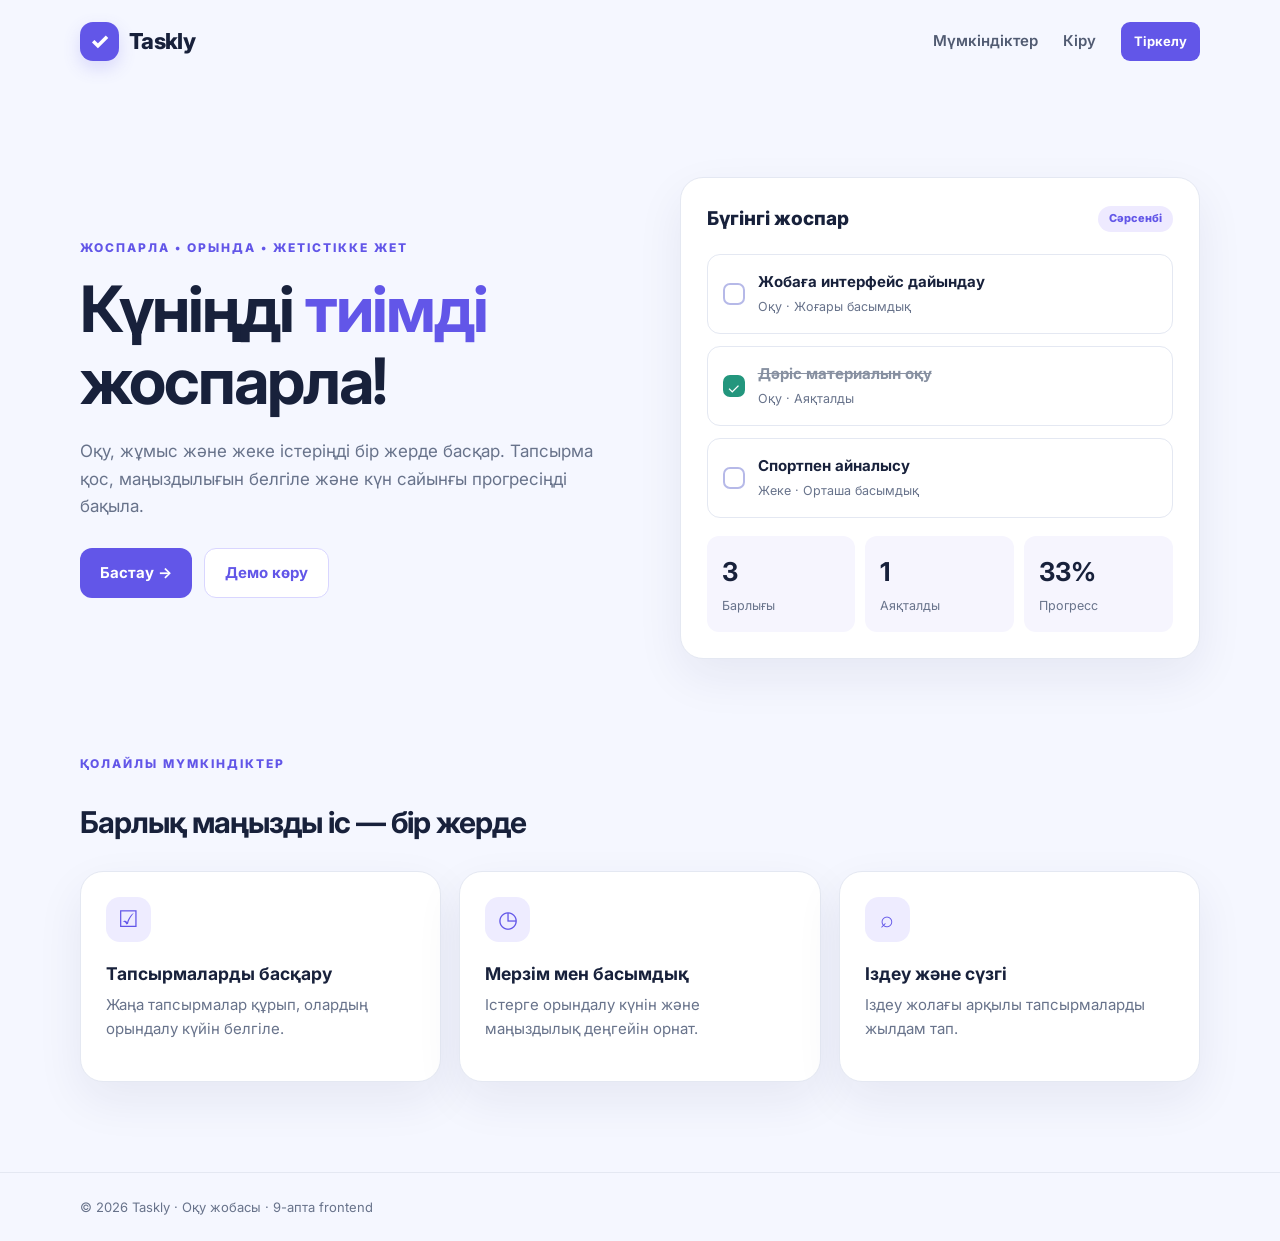
<file: index.html>
<!doctype html><html lang="kk"><head><meta charset="utf-8"><meta name="viewport" content="width=device-width,initial-scale=1"><meta name="description" content="Күнделікті тапсырмаларды жоспарлауға арналған To-Do List веб-қосымшасы"><title>Taskly — Басты бет</title><link rel="stylesheet" href="assets/style.css"></head><body><header class="container nav"><a class="brand" href="index.html"><span class="brand-icon">✓</span> Taskly</a><nav class="links" aria-label="Негізгі мәзір"><a href="#features">Мүмкіндіктер</a><a href="login.html">Кіру</a><a class="btn small" href="register.html">Тіркелу</a></nav></header><main><section class="container hero"><div><div class="eyebrow">Жоспарла • Орында • Жетістікке жет</div><h1>Күніңді <span>тиімді</span> жоспарла!</h1><p class="lead">Оқу, жұмыс және жеке істеріңді бір жерде басқар. Тапсырма қос, маңыздылығын белгіле және күн сайынғы прогресіңді бақыла.</p><div class="actions"><a class="btn" href="register.html">Бастау →</a><a class="btn secondary" href="tasks.html">Демо көру</a></div></div><div class="panel" aria-label="Тапсырмалардың үлгі көрінісі"><div class="preview-title">Бүгінгі жоспар <span class="chip">Сәрсенбі</span></div><div class="mini-task"><span class="mini-check"></span><div><strong>Жобаға интерфейс дайындау</strong><small>Оқу · Жоғары басымдық</small></div></div><div class="mini-task done"><span class="mini-check">✓</span><div><strong>Дәріс материалын оқу</strong><small>Оқу · Аяқталды</small></div></div><div class="mini-task"><span class="mini-check"></span><div><strong>Спортпен айналысу</strong><small>Жеке · Орташа басымдық</small></div></div><div class="statline"><div><b>3</b><small>Барлығы</small></div><div><b>1</b><small>Аяқталды</small></div><div><b>33%</b><small>Прогресс</small></div></div></div></section><section class="container features" id="features"><div class="eyebrow">Қолайлы мүмкіндіктер</div><h2>Барлық маңызды іс — бір жерде</h2><div class="feature-grid"><article class="panel feature"><div class="feature-icon">☑</div><h3>Тапсырмаларды басқару</h3><p>Жаңа тапсырмалар құрып, олардың орындалу күйін белгіле.</p></article><article class="panel feature"><div class="feature-icon">◷</div><h3>Мерзім мен басымдық</h3><p>Істерге орындалу күнін және маңыздылық деңгейін орнат.</p></article><article class="panel feature"><div class="feature-icon">⌕</div><h3>Іздеу және сүзгі</h3><p>Іздеу жолағы арқылы тапсырмаларды жылдам тап.</p></article></div></section></main><footer class="footer"><div class="container">© 2026 Taskly · Оқу жобасы · 9-апта frontend</div></footer></body></html>
</file>
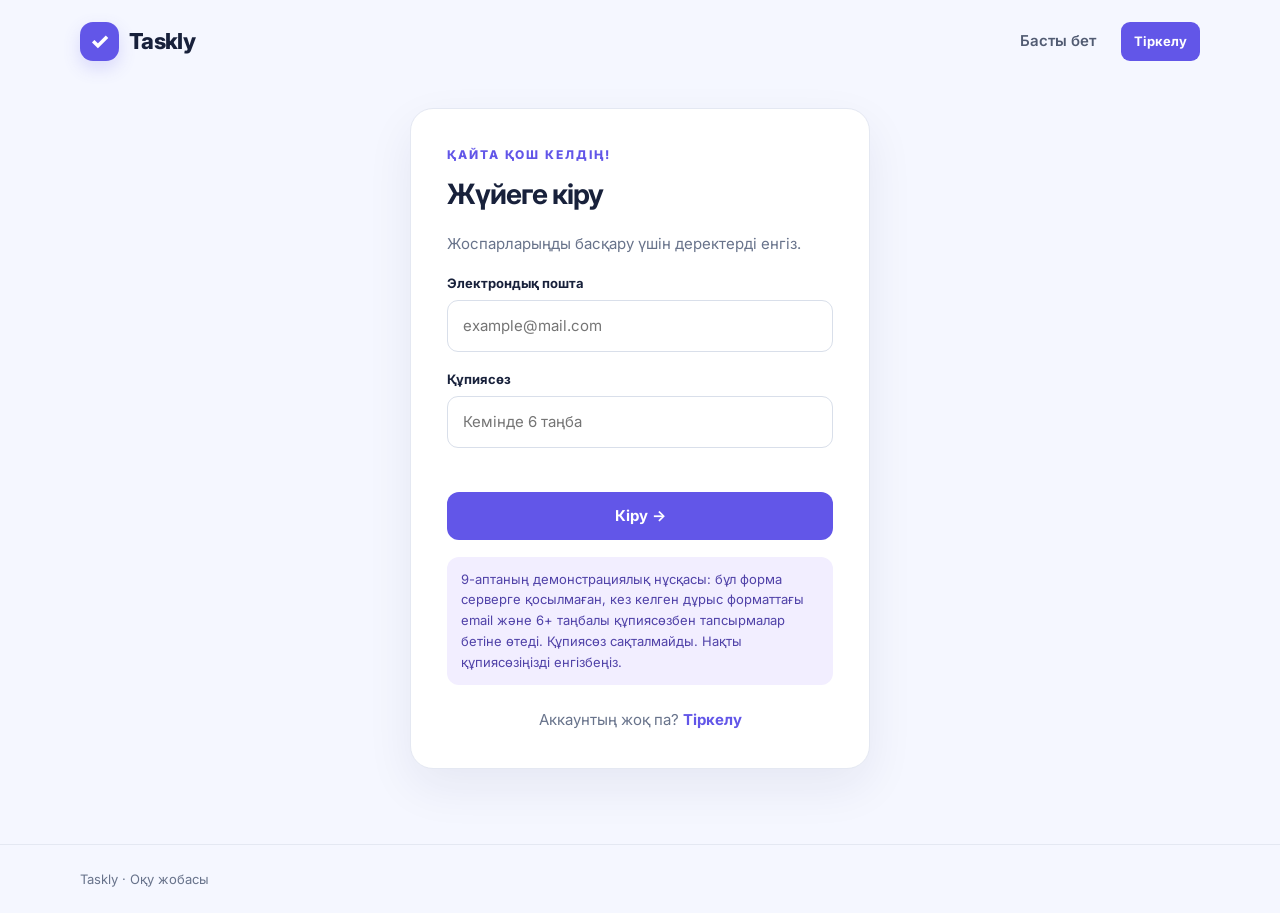
<file: login.html>
<!doctype html><html lang="kk"><head><meta charset="utf-8"><meta name="viewport" content="width=device-width,initial-scale=1"><title>Taskly — Жүйеге кіру</title><link rel="stylesheet" href="assets/style.css"></head><body><header class="container nav"><a class="brand" href="index.html"><span class="brand-icon">✓</span> Taskly</a><nav class="links"><a href="index.html">Басты бет</a><a class="btn small" href="register.html">Тіркелу</a></nav></header><main class="container auth-wrap"><section class="panel auth-card"><div class="eyebrow">Қайта қош келдің!</div><h1>Жүйеге кіру</h1><p class="muted">Жоспарларыңды басқару үшін деректерді енгіз.</p><form id="login-form" novalidate><div class="form-field"><label for="email">Электрондық пошта</label><input class="field" id="email" name="email" type="email" placeholder="example@mail.com" autocomplete="email" required></div><div class="form-field"><label for="password">Құпиясөз</label><input class="field" id="password" name="password" type="password" minlength="6" placeholder="Кемінде 6 таңба" autocomplete="current-password" required></div><div class="error" role="alert" id="message"></div><button class="btn" type="submit">Кіру →</button></form><div class="notice">9-аптаның демонстрациялық нұсқасы: бұл форма серверге қосылмаған, кез келген дұрыс форматтағы email және 6+ таңбалы құпиясөзбен тапсырмалар бетіне өтеді. Құпиясөз сақталмайды. Нақты құпиясөзіңізді енгізбеңіз.</div><div class="auth-bottom">Аккаунтың жоқ па? <a href="register.html">Тіркелу</a></div></section></main><footer class="footer"><div class="container">Taskly · Оқу жобасы</div></footer><script src="assets/app.js" defer></script></body></html>
</file>
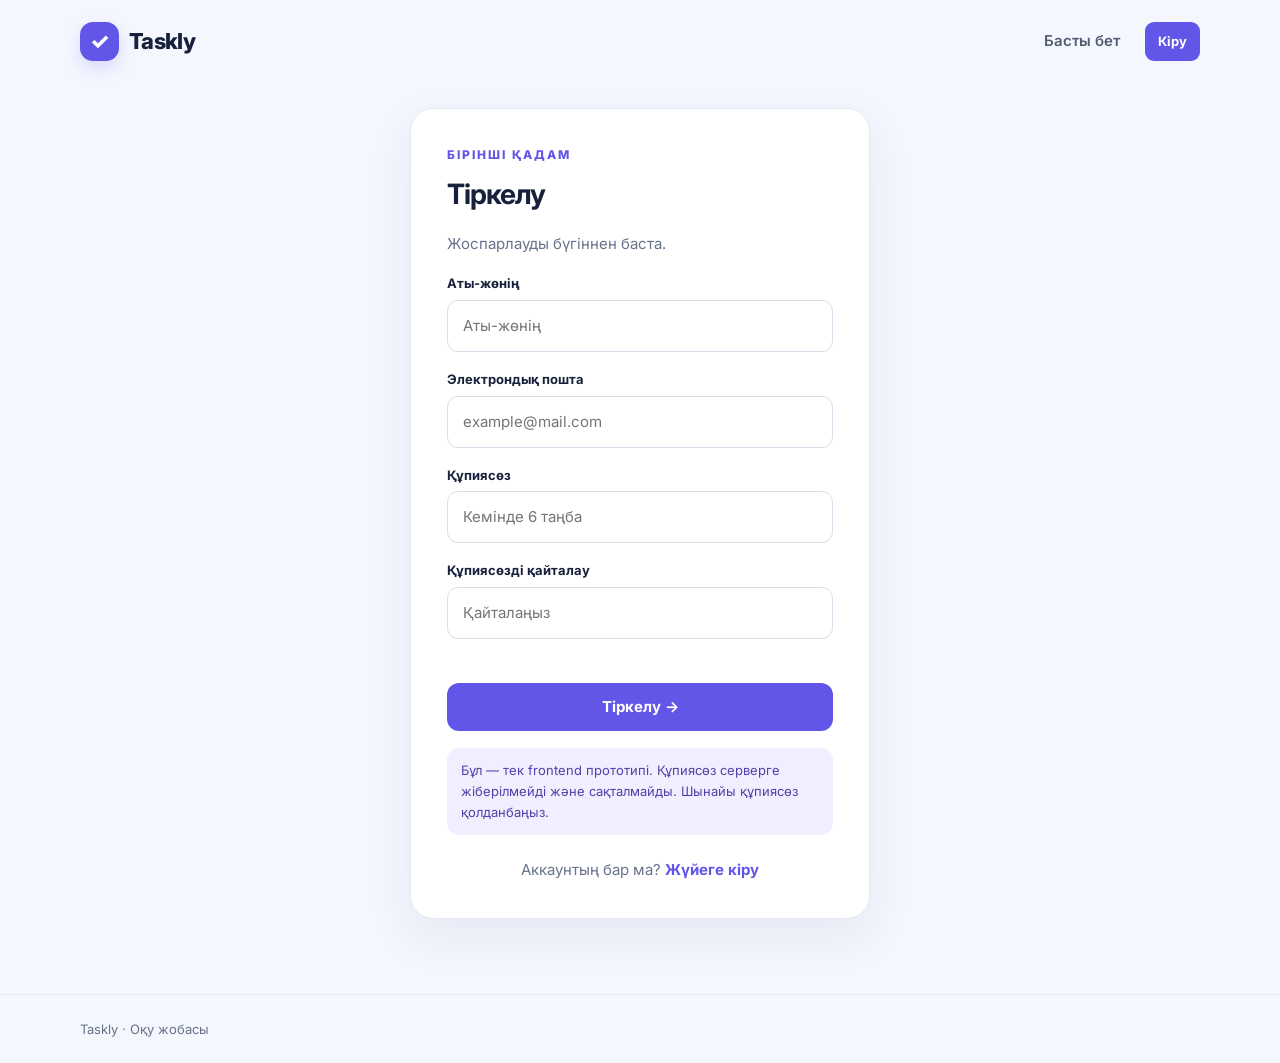
<file: register.html>
<!doctype html><html lang="kk"><head><meta charset="utf-8"><meta name="viewport" content="width=device-width,initial-scale=1"><title>Taskly — Тіркелу</title><link rel="stylesheet" href="assets/style.css"></head><body><header class="container nav"><a class="brand" href="index.html"><span class="brand-icon">✓</span> Taskly</a><nav class="links"><a href="index.html">Басты бет</a><a class="btn small" href="login.html">Кіру</a></nav></header><main class="container auth-wrap"><section class="panel auth-card"><div class="eyebrow">Бірінші қадам</div><h1>Тіркелу</h1><p class="muted">Жоспарлауды бүгіннен баста.</p><form id="register-form" novalidate><div class="form-field"><label for="name">Аты-жөнің</label><input class="field" id="name" name="name" type="text" placeholder="Аты-жөнің" autocomplete="name" maxlength="70" required></div><div class="form-field"><label for="email">Электрондық пошта</label><input class="field" id="email" name="email" type="email" placeholder="example@mail.com" autocomplete="email" required></div><div class="form-field"><label for="password">Құпиясөз</label><input class="field" id="password" name="password" type="password" minlength="6" placeholder="Кемінде 6 таңба" autocomplete="new-password" required></div><div class="form-field"><label for="confirm">Құпиясөзді қайталау</label><input class="field" id="confirm" name="confirm" type="password" minlength="6" placeholder="Қайталаңыз" autocomplete="new-password" required></div><div class="error" id="message" role="alert"></div><button class="btn" type="submit">Тіркелу →</button></form><div class="notice">Бұл — тек frontend прототипі. Құпиясөз серверге жіберілмейді және сақталмайды. Шынайы құпиясөз қолданбаңыз.</div><div class="auth-bottom">Аккаунтың бар ма? <a href="login.html">Жүйеге кіру</a></div></section></main><footer class="footer"><div class="container">Taskly · Оқу жобасы</div></footer><script src="assets/app.js" defer></script></body></html>
</file>
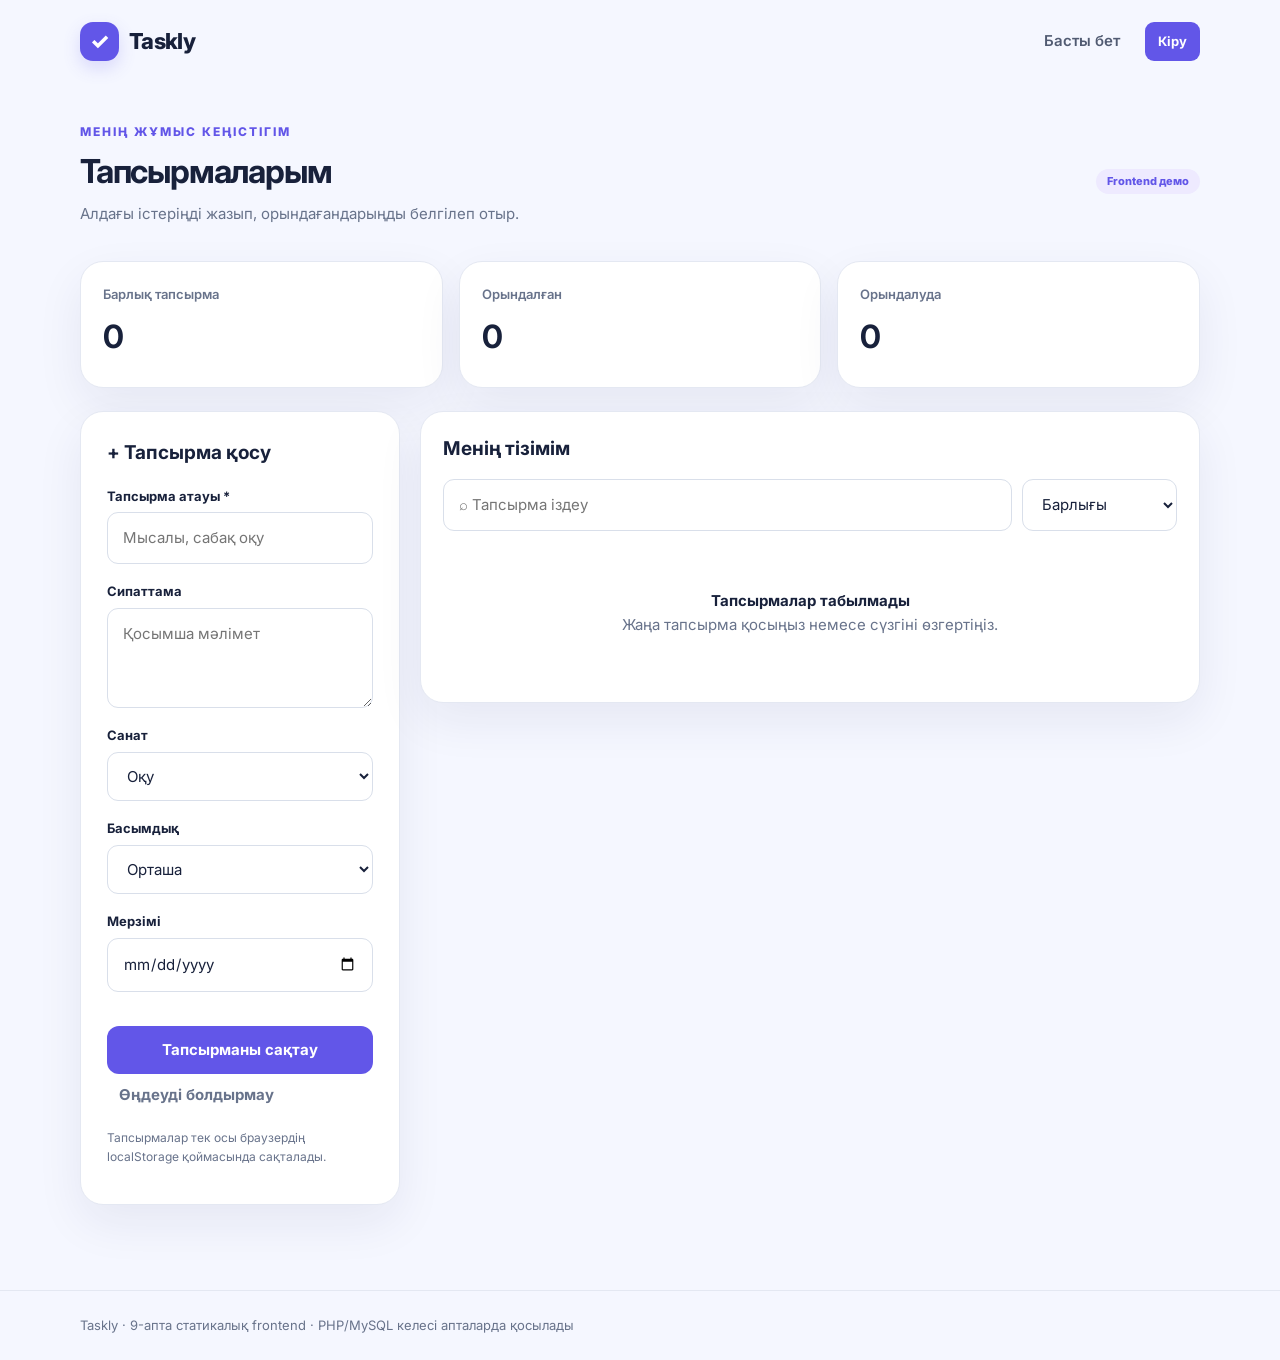
<file: tasks.html>
<!doctype html><html lang="kk"><head><meta charset="utf-8"><meta name="viewport" content="width=device-width,initial-scale=1"><title>Taskly — Тапсырмалар</title><link rel="stylesheet" href="assets/style.css"></head><body><header class="container nav"><a class="brand" href="index.html"><span class="brand-icon">✓</span> Taskly</a><nav class="links"><a href="index.html">Басты бет</a><a class="btn small" href="login.html">Кіру</a></nav></header><main class="container dashboard"><div class="dash-header"><div><div class="eyebrow">Менің жұмыс кеңістігім</div><h1>Тапсырмаларым</h1><p class="dash-desc">Алдағы істеріңді жазып, орындағандарыңды белгілеп отыр.</p></div><span class="chip">Frontend демо</span></div><div class="stats"><div class="panel stat-card"><span>Барлық тапсырма</span><strong id="total">0</strong></div><div class="panel stat-card"><span>Орындалған</span><strong id="completed">0</strong></div><div class="panel stat-card"><span>Орындалуда</span><strong id="active">0</strong></div></div><div class="workspace"><section class="panel"><h2 id="form-heading">+ Тапсырма қосу</h2><form id="task-form"><input type="hidden" id="task-id"><div class="form-field"><label for="title">Тапсырма атауы *</label><input class="field" id="title" maxlength="100" required placeholder="Мысалы, сабақ оқу"></div><div class="form-field"><label for="description">Сипаттама</label><textarea id="description" rows="3" maxlength="400" placeholder="Қосымша мәлімет"></textarea></div><div class="form-field"><label for="category">Санат</label><select id="category"><option>Оқу</option><option>Жұмыс</option><option>Жеке</option></select></div><div class="form-field"><label for="priority">Басымдық</label><select id="priority"><option value="Орташа">Орташа</option><option value="Жоғары">Жоғары</option><option value="Төмен">Төмен</option></select></div><div class="form-field"><label for="due">Мерзімі</label><input class="field" id="due" type="date"></div><div class="error" id="task-error" role="alert"></div><button class="btn" type="submit" id="save-btn" style="width:100%">Тапсырманы сақтау</button><button class="btn ghost" type="button" id="cancel-btn" hidden>Өңдеуді болдырмау</button></form><p class="hint">Тапсырмалар тек осы браузердің localStorage қоймасында сақталады.</p></section><section class="panel task-list"><h2>Менің тізімім</h2><div class="task-tools"><input class="field" type="search" id="search" placeholder="⌕ Тапсырма іздеу" aria-label="Тапсырма іздеу"><select id="filter" aria-label="Күйі бойынша сүзу"><option value="all">Барлығы</option><option value="active">Аяқталмаған</option><option value="done">Аяқталған</option></select></div><div id="list" aria-live="polite"></div></section></div></main><footer class="footer"><div class="container">Taskly · 9-апта статикалық frontend · PHP/MySQL келесі апталарда қосылады</div></footer><script src="assets/app.js" defer></script></body></html>
</file>
<file: assets/style.css>
@import url('https://fonts.googleapis.com/css2?family=Inter:wght@400;500;600;700;800&display=swap');
:root{--bg:#f5f7ff;--paper:#fff;--ink:#18213b;--muted:#68738b;--primary:#6256e8;--primary2:#877df5;--line:#e4e8f2;--good:#23967d;--shadow:0 18px 48px rgba(34,35,82,.07)}*{box-sizing:border-box}body{margin:0;background:var(--bg);color:var(--ink);font-family:Inter,'Segoe UI',Arial,sans-serif;font-size:15px;line-height:1.6}a{text-decoration:none;color:inherit}button,input,select,textarea{font:inherit}button{cursor:pointer}.container{width:min(1120px,calc(100% - 40px));margin:auto}.nav{display:flex;align-items:center;justify-content:space-between;padding:22px 0;gap:16px}.brand{display:flex;align-items:center;gap:10px;font-weight:800;font-size:22px;letter-spacing:-.7px}.brand-icon{display:grid;place-items:center;background:var(--primary);color:#fff;border-radius:13px;width:39px;height:39px;box-shadow:0 7px 17px #6256e830}.links{display:flex;align-items:center;gap:25px;font-weight:600;color:#515b72}.links a:hover{color:var(--primary)}.btn{border:0;background:var(--primary);color:#fff;border-radius:12px;padding:12px 20px;font-weight:700;display:inline-flex;align-items:center;justify-content:center;gap:8px;transition:.2s}.btn:hover{background:#5043d2;transform:translateY(-1px)}.btn.secondary{background:white;color:var(--primary);border:1px solid #d9d6ff}.btn.ghost{background:transparent;color:var(--muted);padding:9px 12px}.btn.small{padding:9px 13px;font-size:13px;border-radius:9px}.hero{padding:94px 0 95px;display:grid;grid-template-columns:1.02fr .98fr;gap:58px;align-items:center}.eyebrow{color:var(--primary);text-transform:uppercase;font-size:12px;letter-spacing:2px;font-weight:800}.hero h1{font-size:clamp(37px,5vw,64px);line-height:1.12;letter-spacing:-2px;margin:16px 0 22px}.hero h1 span{color:var(--primary)}.lead{font-size:17px;color:var(--muted);max-width:530px}.actions{display:flex;flex-wrap:wrap;gap:12px;margin-top:28px}.panel{background:var(--paper);border:1px solid var(--line);border-radius:23px;padding:26px;box-shadow:var(--shadow)}.preview-title{display:flex;justify-content:space-between;align-items:center;font-weight:800;font-size:19px;margin-bottom:20px}.chip{color:var(--primary);background:#eeeaff;border-radius:20px;padding:4px 11px;font-size:11px;font-weight:800}.mini-task{display:flex;align-items:center;gap:13px;border:1px solid var(--line);padding:15px;border-radius:13px;margin:12px 0;background:white}.mini-check{border:2px solid #b6b9e8;border-radius:7px;width:22px;height:22px;flex:none}.mini-task strong{display:block}.mini-task small{color:var(--muted)}.mini-task.done strong{text-decoration:line-through;color:#8790a1}.mini-task.done .mini-check{background:var(--good);border-color:var(--good);color:#fff;text-align:center}.statline{display:flex;gap:10px;margin-top:18px}.statline div{flex:1;background:#f6f5fe;border-radius:12px;padding:15px}.statline b{font-size:26px;display:block}.statline small{color:var(--muted)}.features{padding:0 0 90px}.features h2{font-size:30px;letter-spacing:-1px}.feature-grid{display:grid;grid-template-columns:repeat(3,1fr);gap:18px}.feature{padding:25px}.feature-icon{width:45px;height:45px;border-radius:14px;background:#eeecff;color:var(--primary);display:grid;place-items:center;font-size:23px}.feature h3{margin-bottom:5px}.feature p{color:var(--muted);margin-top:0}.footer{border-top:1px solid var(--line);padding:24px 0;color:var(--muted);font-size:13px}.auth-wrap{min-height:calc(100vh - 160px);display:grid;place-items:center;padding:25px 0 75px}.auth-card{width:min(460px,100%);padding:36px}.auth-card h1{font-size:28px;letter-spacing:-1px;margin:8px 0}.muted{color:var(--muted)}.form-field{display:flex;flex-direction:column;gap:6px;margin:17px 0}.form-field label{font-weight:700;font-size:13px}.field,select,textarea{padding:13px 15px;background:#fff;color:var(--ink);border-radius:11px;border:1px solid #d9dfea;width:100%;outline:0}.field:focus,select:focus,textarea:focus{border-color:var(--primary);box-shadow:0 0 0 3px #6256e81a}.auth-card .btn{width:100%;margin-top:10px}.auth-bottom{text-align:center;margin-top:23px;color:var(--muted)}.auth-bottom a{color:var(--primary);font-weight:700}.notice{background:#f2eeff;border-radius:12px;color:#5042a8;padding:12px 14px;font-size:13px;margin-top:17px}.error{color:#ba3535;font-size:13px;min-height:17px}.dashboard{padding:39px 0 85px}.dash-header{display:flex;justify-content:space-between;align-items:center;gap:15px}.dash-header h1{font-size:33px;letter-spacing:-1.2px;margin:4px 0}.dash-desc{margin-top:0;color:var(--muted)}.stats{display:grid;grid-template-columns:repeat(3,1fr);gap:16px;margin:20px 0 23px}.stat-card{padding:20px 22px}.stat-card span{color:var(--muted);font-weight:600;font-size:13px}.stat-card strong{display:block;font-size:32px;margin:5px 0}.workspace{display:grid;grid-template-columns:320px 1fr;gap:20px;align-items:start}.workspace h2{font-size:19px;margin:0 0 14px}.task-list{padding:22px}.task-tools{display:grid;grid-template-columns:1fr 155px;gap:10px;margin-bottom:15px}.task{border:1px solid var(--line);border-radius:13px;padding:15px;margin:11px 0;display:flex;align-items:flex-start;gap:12px;background:#fff}.task input[type=checkbox]{width:20px;height:20px;accent-color:var(--primary);margin-top:3px}.task-main{flex:1;min-width:0}.task-main strong{display:block;overflow-wrap:anywhere}.task-main p{margin:4px 0;color:var(--muted);font-size:13px;overflow-wrap:anywhere}.task.done strong{text-decoration:line-through;color:#8490a4}.meta{display:flex;align-items:center;gap:8px;flex-wrap:wrap;margin-top:7px;color:#7c869b;font-size:11px}.pill{padding:3px 8px;border-radius:9px;background:#eef0ff;color:#5952bf;font-weight:700}.pill.high{background:#ffeded;color:#c44747}.pill.low{background:#e7f8f0;color:#1f8a60}.task-buttons{display:flex;gap:5px}.task-buttons button{border:0;background:#f4f5fa;padding:6px 9px;border-radius:8px;color:#5d6474}.task-buttons button:hover{background:#e8eaff}.empty{text-align:center;padding:43px 10px;color:var(--muted)}.empty strong{display:block;color:var(--ink)}.hint{font-size:12px;color:var(--muted)}@media(max-width:800px){.hero{grid-template-columns:1fr;padding:55px 0;gap:30px}.feature-grid{grid-template-columns:1fr}.workspace{grid-template-columns:1fr}.links{gap:10px}.links a:nth-child(1){display:none}}@media(max-width:520px){.container{width:min(100% - 24px,1120px)}.nav{padding:16px 0}.brand{font-size:19px}.links{gap:7px}.links .btn{padding:9px 11px}.hero h1{letter-spacing:-1px}.panel{padding:18px}.auth-card{padding:24px}.stats{gap:8px}.stat-card{padding:13px}.stat-card strong{font-size:25px}.task-tools{grid-template-columns:1fr}.dash-header{align-items:flex-start;flex-direction:column}.task{flex-wrap:wrap}.task-buttons{margin-left:30px}}
</file>
